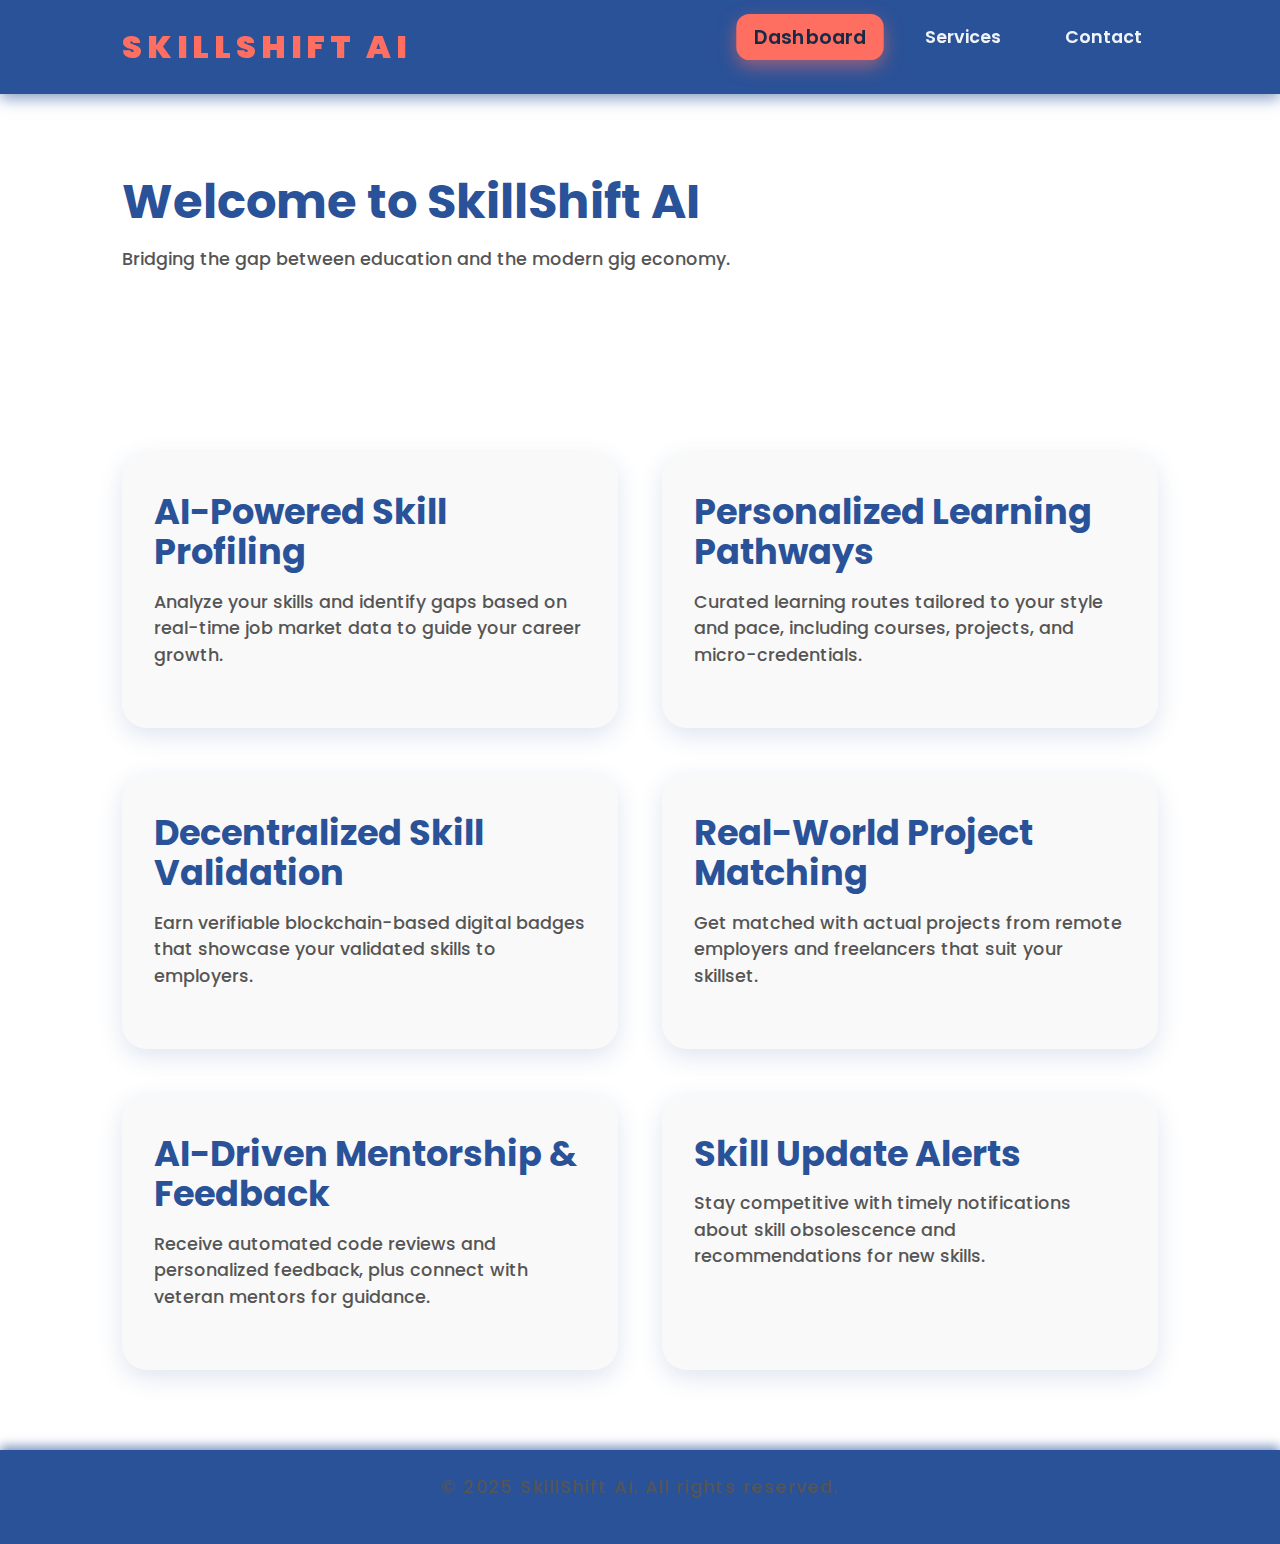
<file: index.html>
<!DOCTYPE html>
<html lang="en">
<head>
  <meta charset="UTF-8" />
  <meta name="viewport" content="width=device-width, initial-scale=1" />
  <title>Skillsssssssss - Dashboard</title>
  <link rel="stylesheet" href="styles.css" />
  <link href="https://fonts.googleapis.com/css2?family=Poppins:wght@300;500;700&display=swap" rel="stylesheet" />
</head>
<body>
  <header class="header">
    <div class="container header-container">
      <div class="logo">SkillShift AI</div>
      <nav class="nav">
        <ul class="nav-list">
          <li><a href="index.html" class="nav-link active">Dashboard</a></li>
          <li><a href="services.html" class="nav-link">Services</a></li>
          <li><a href="contact.html" class="nav-link">Contact</a></li>
        </ul>
      </nav>
    </div>
  </header>

  <main class="container main-content">
    <section class="page-header">
      <h1>Welcome to SkillShift AI</h1>
      <p class="subtitle">Bridging the gap between education and the modern gig economy.</p>
    </section>

    <section class="content grid-3">
      <article class="card">
        <h2>AI-Powered Skill Profiling</h2>
        <p>Analyze your skills and identify gaps based on real-time job market data to guide your career growth.</p>
      </article>

      <article class="card">
        <h2>Personalized Learning Pathways</h2>
        <p>Curated learning routes tailored to your style and pace, including courses, projects, and micro-credentials.</p>
      </article>

      <article class="card">
        <h2>Decentralized Skill Validation</h2>
        <p>Earn verifiable blockchain-based digital badges that showcase your validated skills to employers.</p>
      </article>

      <article class="card">
        <h2>Real-World Project Matching</h2>
        <p>Get matched with actual projects from remote employers and freelancers that suit your skillset.</p>
      </article>

      <article class="card">
        <h2>AI-Driven Mentorship & Feedback</h2>
        <p>Receive automated code reviews and personalized feedback, plus connect with veteran mentors for guidance.</p>
      </article>

      <article class="card">
        <h2>Skill Update Alerts</h2>
        <p>Stay competitive with timely notifications about skill obsolescence and recommendations for new skills.</p>
      </article>
    </section>
  </main>

  <footer class="footer">
    <div class="container footer-container">
      <p>&copy; 2025 SkillShift AI. All rights reserved.</p>
    </div>
  </footer>
</body>
</html>
</file>
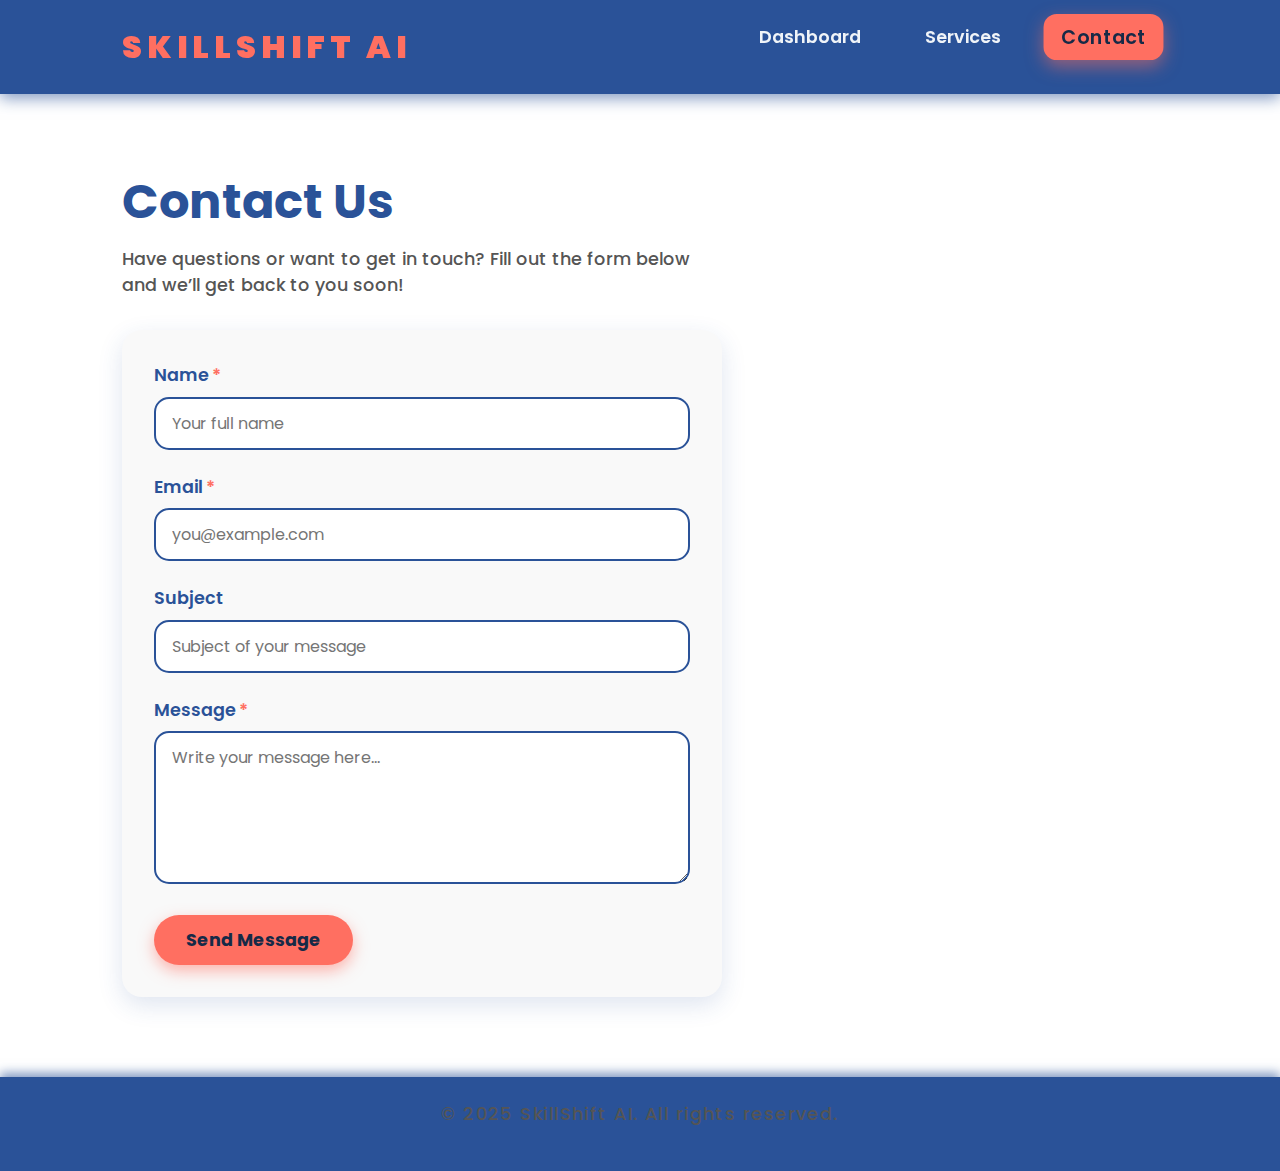
<file: contact.html>
<!DOCTYPE html>
<html lang="en">
<head>
  <meta charset="UTF-8" />
  <meta name="viewport" content="width=device-width, initial-scale=1" />
  <title>SkillShift AI - Contact Us</title>
  <link rel="stylesheet" href="styles.css" />
  <link href="https://fonts.googleapis.com/css2?family=Poppins:wght@300;500;700&display=swap" rel="stylesheet" />
</head>
<body>
  <header class="header">
    <div class="container header-container">
      <div class="logo">SkillShift AI</div>
      <nav class="nav">
        <ul class="nav-list">
          <li><a href="dashboard.html" class="nav-link">Dashboard</a></li>
          <li><a href="services.html" class="nav-link">Services</a></li>
          <li><a href="contact.html" class="nav-link active">Contact</a></li>
        </ul>
      </nav>
    </div>
  </header>

  <main class="container main-content">
    <section class="contact-section">
      <h1>Contact Us</h1>
      <p>Have questions or want to get in touch? Fill out the form below and we’ll get back to you soon!</p>

      <form class="contact-form" action="#" method="POST" novalidate>
        <label for="name">Name<span class="required">*</span></label>
        <input type="text" id="name" name="name" placeholder="Your full name" required />

        <label for="email">Email<span class="required">*</span></label>
        <input type="email" id="email" name="email" placeholder="you@example.com" required />

        <label for="subject">Subject</label>
        <input type="text" id="subject" name="subject" placeholder="Subject of your message" />

        <label for="message">Message<span class="required">*</span></label>
        <textarea id="message" name="message" rows="5" placeholder="Write your message here..." required></textarea>

        <button type="submit" class="btn">Send Message</button>
      </form>
    </section>
  </main>

  <footer class="footer">
    <div class="container footer-container">
      <p>&copy; 2025 SkillShift AI. All rights reserved.</p>
    </div>
  </footer>
</body>
</html>
</file>
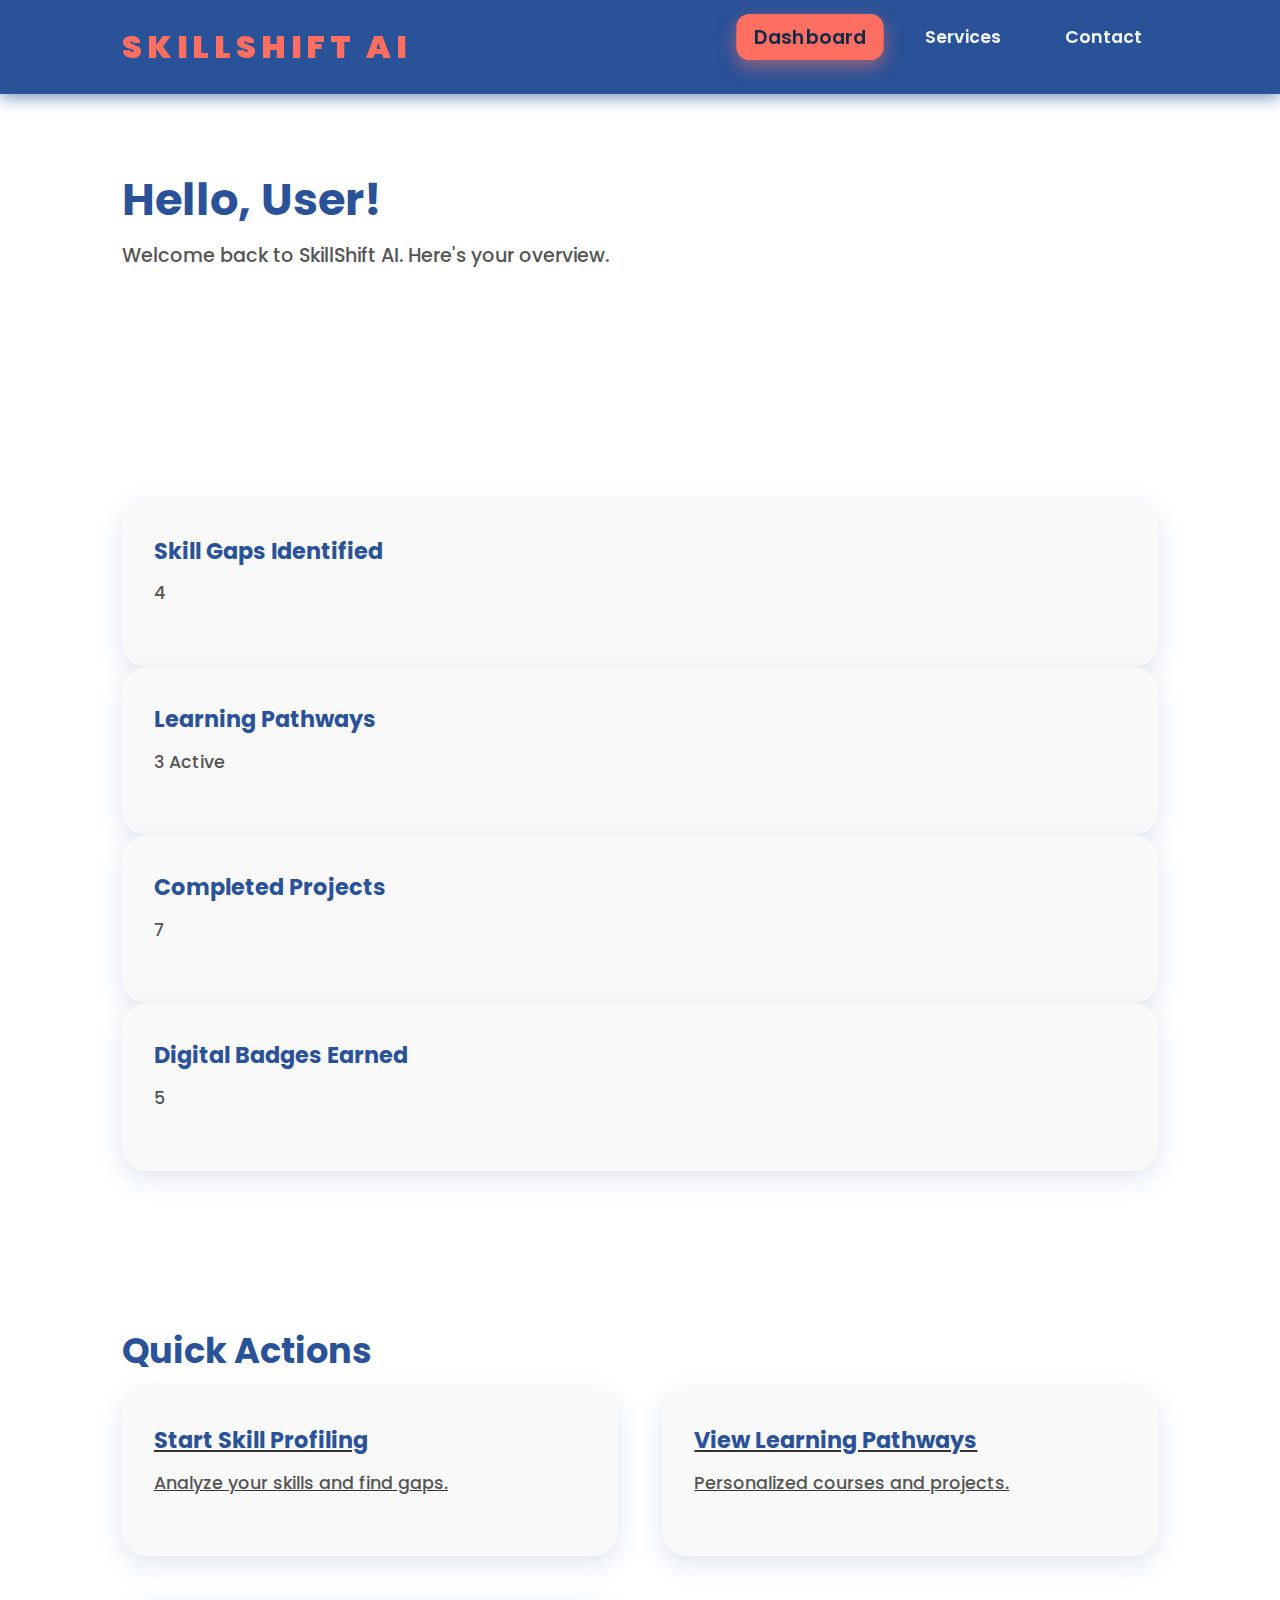
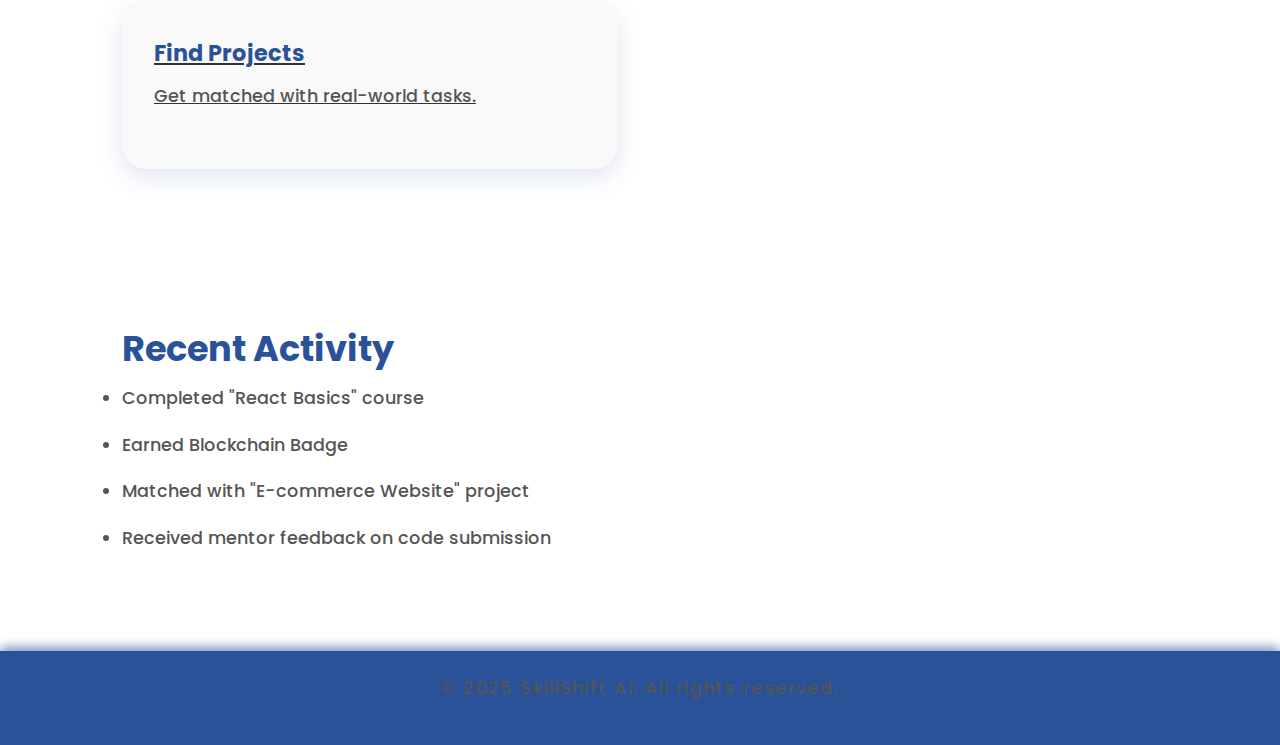
<file: dashboard.html>
<!DOCTYPE html>
<html lang="en">
<head>
  <meta charset="UTF-8" />
  <meta name="viewport" content="width=device-width, initial-scale=1" />
  <title>SkillShift AI - Dashboard</title>
  <link rel="stylesheet" href="styles.css" />
  <link href="https://fonts.googleapis.com/css2?family=Poppins:wght@300;500;700&display=swap" rel="stylesheet" />
</head>
<body>
  <header class="header">
    <div class="container header-container">
      <div class="logo">SkillShift AI</div>
      <nav class="nav">
        <ul class="nav-list">
          <li><a href="dashboard.html" class="nav-link active">Dashboard</a></li>
          <li><a href="services.html" class="nav-link">Services</a></li>
          <li><a href="contact.html" class="nav-link">Contact</a></li>
        </ul>
      </nav>
    </div>
  </header>

  <main class="container main-content">
    <section class="dashboard-welcome">
      <h1>Hello, User!</h1>
      <p>Welcome back to SkillShift AI. Here's your overview.</p>
    </section>

    <section class="dashboard-stats grid-4">
      <div class="card stat-card">
        <h3>Skill Gaps Identified</h3>
        <p class="stat-number">4</p>
      </div>
      <div class="card stat-card">
        <h3>Learning Pathways</h3>
        <p class="stat-number">3 Active</p>
      </div>
      <div class="card stat-card">
        <h3>Completed Projects</h3>
        <p class="stat-number">7</p>
      </div>
      <div class="card stat-card">
        <h3>Digital Badges Earned</h3>
        <p class="stat-number">5</p>
      </div>
    </section>

    <section class="quick-links">
      <h2>Quick Actions</h2>
      <div class="grid-3">
        <a href="services.html#profiling" class="card link-card">
          <h3>Start Skill Profiling</h3>
          <p>Analyze your skills and find gaps.</p>
        </a>
        <a href="services.html#learning" class="card link-card">
          <h3>View Learning Pathways</h3>
          <p>Personalized courses and projects.</p>
        </a>
        <a href="services.html#projects" class="card link-card">
          <h3>Find Projects</h3>
          <p>Get matched with real-world tasks.</p>
        </a>
      </div>
    </section>

    <section class="recent-activity">
      <h2>Recent Activity</h2>
      <ul class="activity-list">
        <li>Completed "React Basics" course</li>
        <li>Earned Blockchain Badge</li>
        <li>Matched with "E-commerce Website" project</li>
        <li>Received mentor feedback on code submission</li>
      </ul>
    </section>
  </main>

  <footer class="footer">
    <div class="container footer-container">
      <p>&copy; 2025 SkillShift AI. All rights reserved.</p>
    </div>
  </footer>
</body>
</html>
</file>
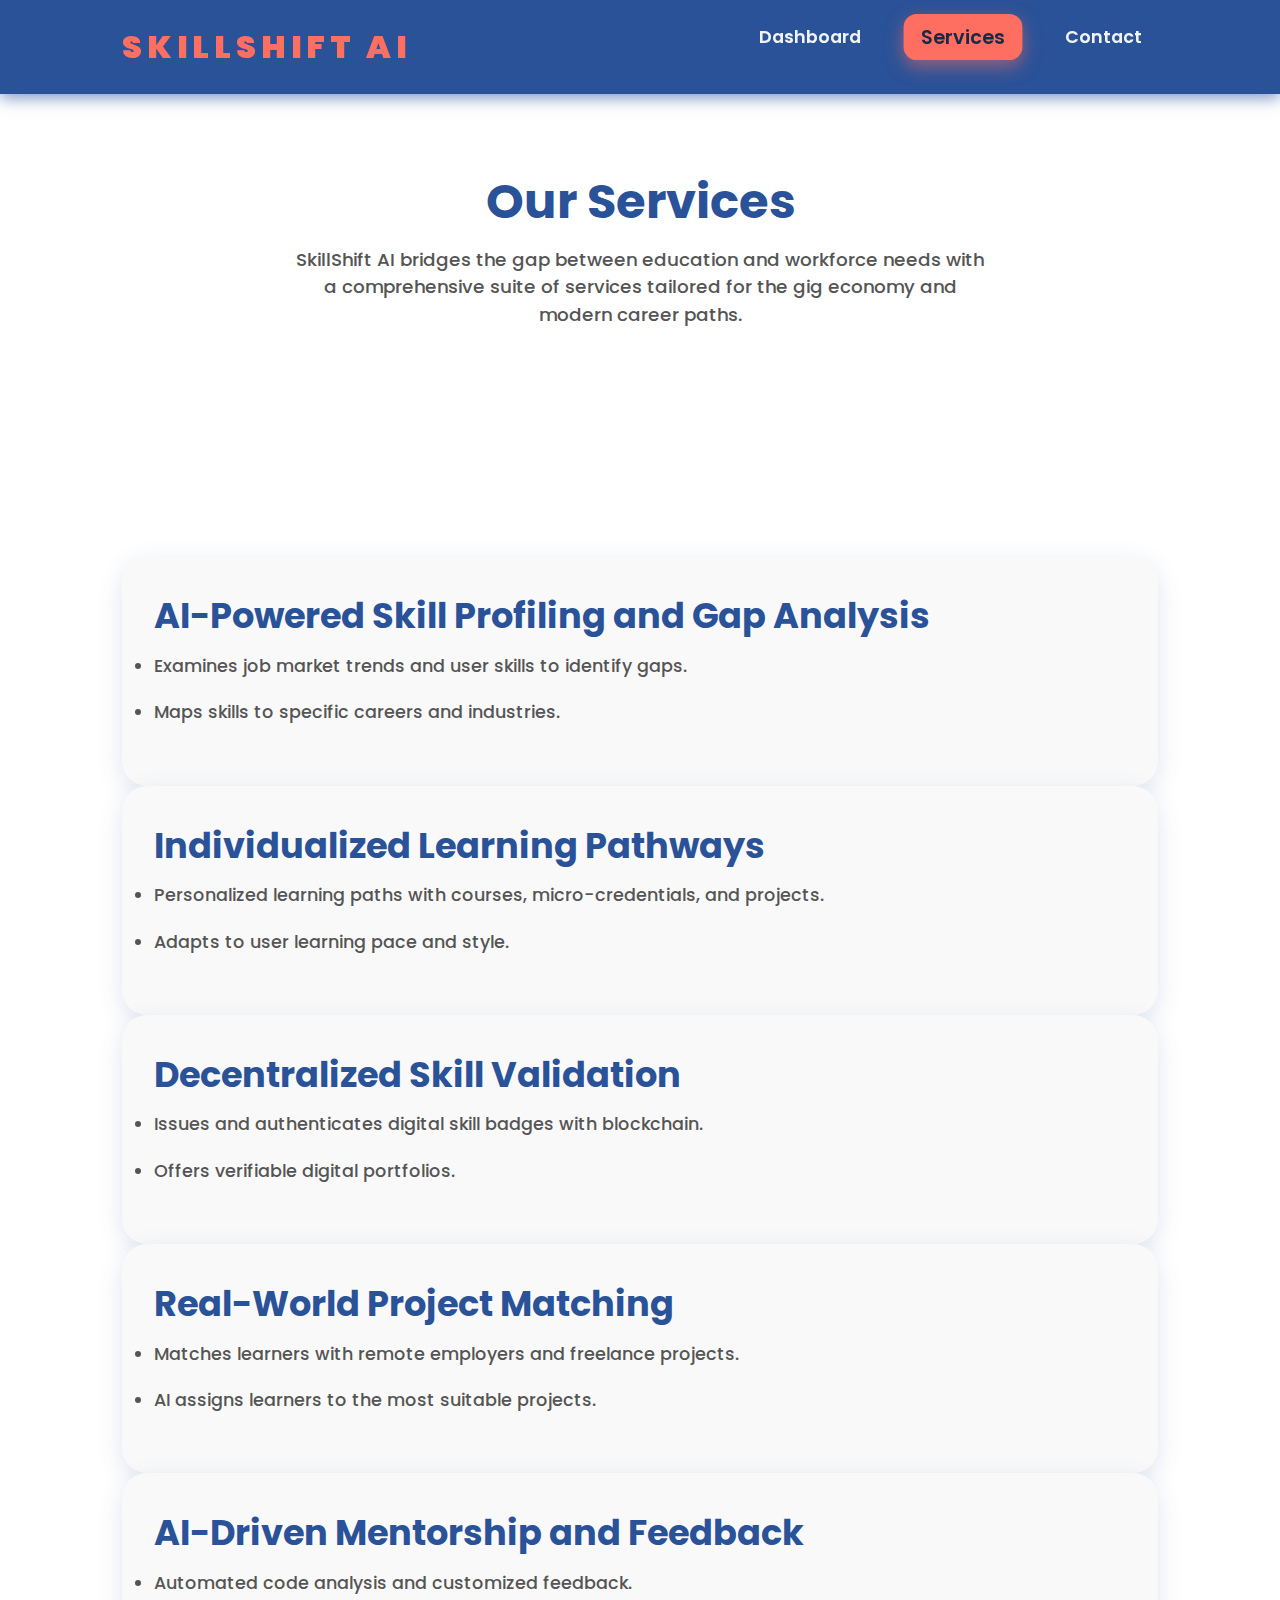
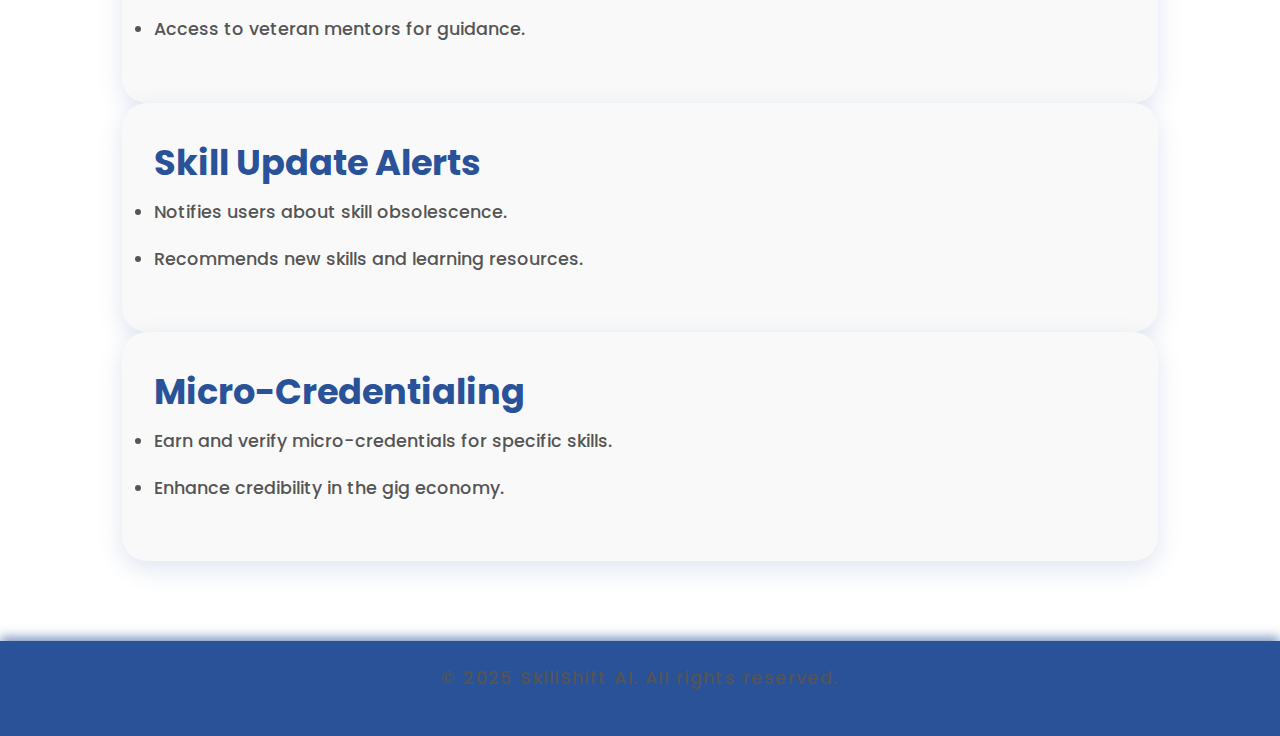
<file: services.html>
<!DOCTYPE html>
<html lang="en">
<head>
  <meta charset="UTF-8" />
  <meta name="viewport" content="width=device-width, initial-scale=1" />
  <title>SkillShift AI - Services</title>
  <link rel="stylesheet" href="styles.css" />
  <link href="https://fonts.googleapis.com/css2?family=Poppins:wght@300;500;700&display=swap" rel="stylesheet" />
</head>
<body>
  <header class="header">
    <div class="container header-container">
      <div class="logo">SkillShift AI</div>
      <nav class="nav">
        <ul class="nav-list">
          <li><a href="dashboard.html" class="nav-link">Dashboard</a></li>
          <li><a href="services.html" class="nav-link active">Services</a></li>
          <li><a href="contact.html" class="nav-link">Contact</a></li>
        </ul>
      </nav>
    </div>
  </header>

  <main class="container main-content">
    <section class="services-intro">
      <h1>Our Services</h1>
      <p>SkillShift AI bridges the gap between education and workforce needs with a comprehensive suite of services tailored for the gig economy and modern career paths.</p>
    </section>

    <section class="services-list grid-2">
      <article class="card service-card" id="profiling">
        <h2>AI-Powered Skill Profiling and Gap Analysis</h2>
        <ul>
          <li>Examines job market trends and user skills to identify gaps.</li>
          <li>Maps skills to specific careers and industries.</li>
        </ul>
      </article>

      <article class="card service-card" id="learning">
        <h2>Individualized Learning Pathways</h2>
        <ul>
          <li>Personalized learning paths with courses, micro-credentials, and projects.</li>
          <li>Adapts to user learning pace and style.</li>
        </ul>
      </article>

      <article class="card service-card" id="validation">
        <h2>Decentralized Skill Validation</h2>
        <ul>
          <li>Issues and authenticates digital skill badges with blockchain.</li>
          <li>Offers verifiable digital portfolios.</li>
        </ul>
      </article>

      <article class="card service-card" id="projects">
        <h2>Real-World Project Matching</h2>
        <ul>
          <li>Matches learners with remote employers and freelance projects.</li>
          <li>AI assigns learners to the most suitable projects.</li>
        </ul>
      </article>

      <article class="card service-card" id="mentorship">
        <h2>AI-Driven Mentorship and Feedback</h2>
        <ul>
          <li>Automated code analysis and customized feedback.</li>
          <li>Access to veteran mentors for guidance.</li>
        </ul>
      </article>

      <article class="card service-card" id="alerts">
        <h2>Skill Update Alerts</h2>
        <ul>
          <li>Notifies users about skill obsolescence.</li>
          <li>Recommends new skills and learning resources.</li>
        </ul>
      </article>

      <article class="card service-card" id="micro-credentials">
        <h2>Micro-Credentialing</h2>
        <ul>
          <li>Earn and verify micro-credentials for specific skills.</li>
          <li>Enhance credibility in the gig economy.</li>
        </ul>
      </article>
    </section>
  </main>

  <footer class="footer">
    <div class="container footer-container">
      <p>&copy; 2025 SkillShift AI. All rights reserved.</p>
    </div>
  </footer>
</body>
</html>
</file>
<file: styles.css>
/* === Import Google Fonts === */
@import url('https://fonts.googleapis.com/css2?family=Poppins:wght@300;500;700&display=swap');

/* === Reset & Base Styles === */
*,
*::before,
*::after {
  box-sizing: border-box;
}
body, h1, h2, h3, p, ul, li, label, input, textarea, button, nav, header, footer, main, section {
  margin: 0;
  padding: 0;
  font-family: 'Poppins', sans-serif;
}
body {
  background: #fff;
  color: #333;
  font-size: 16px;
  line-height: 1.5;
  min-height: 100vh;
  -webkit-font-smoothing: antialiased;
  -moz-osx-font-smoothing: grayscale;
  overflow-x: hidden;
}

/* === Container === */
.container {
  max-width: 1100px;
  margin: 0 auto;
  padding: 0 2rem;
}

/* === Header === */
header {
  background: #2a5298;
  padding: 1rem 0;
  box-shadow: 0 4px 15px rgba(42, 82, 152, 0.6);
  position: sticky;
  top: 0;
  z-index: 1000;
}
.header-container {
  display: flex;
  justify-content: space-between;
  align-items: center;
}
.logo {
  font-weight: 900;
  font-size: 2rem;
  color: #ff6f61;
  letter-spacing: 0.15em;
  text-transform: uppercase;
  user-select: none;
}
nav ul {
  list-style: none;
  display: flex;
  gap: 2rem;
}
nav ul li a {
  color: #f0f4f8;
  text-decoration: none;
  font-weight: 600;
  padding: 0.5rem 1rem;
  border-radius: 12px;
  transition: background 0.4s ease, color 0.4s ease;
  display: inline-block;
}
nav ul li a:hover,
nav ul li a.active {
  background: #ff6f61;
  color: #162a47;
  box-shadow: 0 6px 15px rgba(255, 111, 97, 0.5);
  transform: scale(1.1);
}

/* === Typography === */
h1, h2, h3 {
  font-weight: 700;
  color: #2a5298;
  line-height: 1.15;
  margin-bottom: 1rem;
}
h1 {
  font-size: 3rem;
}
h2 {
  font-size: 2.2rem;
}
h3 {
  font-size: 1.4rem;
}
p, li, label {
  color: #555;
  font-weight: 500;
  font-size: 1.1rem;
  margin-bottom: 1.25rem;
}

/* === Buttons === */
button,
.btn {
  background: #ff6f61;
  color: #162a47;
  border: none;
  padding: 0.75rem 2rem;
  border-radius: 30px;
  font-weight: 700;
  cursor: pointer;
  font-size: 1.1rem;
  box-shadow: 0 6px 15px rgba(255, 111, 97, 0.5);
  transition: transform 0.3s ease, box-shadow 0.3s ease;
  user-select: none;
}
button:hover,
.btn:hover {
  transform: translateY(-5px);
  box-shadow: 0 12px 25px rgba(255, 111, 97, 0.75);
}

/* === Sections === */
section {
  padding: 5rem 0;
}

/* === Grid Layout for Dashboard & Services === */
.grid-3 {
  display: grid;
  grid-template-columns: repeat(auto-fit, minmax(320px, 1fr));
  gap: 2.8rem;
}

/* === Cards === */
.card {
  background: #f9f9f9;
  border-radius: 25px;
  padding: 2.5rem 2rem;
  box-shadow: 0 8px 25px rgba(42, 82, 152, 0.15);
  color: #333;
  transition: transform 0.4s ease, box-shadow 0.4s ease;
  cursor: default;
}
.card:hover {
  transform: translateY(-15px) scale(1.05);
  box-shadow: 0 15px 45px 0 #ff6f61;
}

/* === Forms (Contact Page) === */
form {
  max-width: 600px;
  background: #f9f9f9;
  padding: 2rem;
  border-radius: 20px;
  box-shadow: 0 8px 25px rgba(42, 82, 152, 0.15);
}
label {
  display: block;
  font-weight: 600;
  margin-bottom: 0.5rem;
  color: #2a5298;
}
input[type="text"],
input[type="email"],
textarea {
  width: 100%;
  padding: 0.75rem 1rem;
  margin-bottom: 1.5rem;
  border: 2px solid #2a5298;
  border-radius: 15px;
  font-size: 1rem;
  font-family: inherit;
  resize: vertical;
  transition: border-color 0.3s ease;
}
input[type="text"]:focus,
input[type="email"]:focus,
textarea:focus {
  border-color: #ff6f61;
  outline: none;
}
.required {
  color: #ff6f61;
  margin-left: 3px;
}

/* === Footer === */
footer {
  background: #2a5298;
  padding: 1.5rem 0;
  color: #a1eafbcc;
  font-weight: 500;
  font-size: 0.9rem;
  text-align: center;
  letter-spacing: 0.1em;
  user-select: none;
  box-shadow: 0 -4px 10px rgba(42, 82, 152, 0.6);
}

/* === Specific index.html styles === */
.hero-section {
  background: linear-gradient(135deg, #1e3c72, #2a5298);
  color: #f0f4f8;
  padding: 7rem 2rem 5rem;
  border-radius: 20px;
  text-align: center;
  margin-bottom: 3rem;
  box-shadow: 0 12px 35px rgba(42, 82, 152, 0.6);
}
.hero-section h1 {
  font-size: 3.8rem;
  margin-bottom: 1rem;
  text-shadow: 0 4px 12px rgba(0,0,0,0.35);
}
.hero-section p {
  font-size: 1.3rem;
  max-width: 650px;
  margin: 0 auto 2.5rem;
  color: #cdd9e5cc;
}
.hero-section .btn {
  font-size: 1.25rem;
  padding: 1rem 3rem;
}

/* === Dashboard Specific === */
.dashboard-welcome {
  margin-bottom: 3rem;
}
.dashboard-welcome h1 {
  font-size: 2.8rem;
  color: #2a5298;
}
.dashboard-welcome p {
  font-size: 1.2rem;
  color: #555;
}

/* === Services Specific === */
.services-intro {
  text-align: center;
  max-width: 700px;
  margin: 0 auto 3rem;
}
.services-intro p {
  color: #555;
  font-size: 1.15rem;
}

/* === Contact Specific === */
.contact-section p {
  max-width: 600px;
  margin-bottom: 2rem;
  color: #555;
}

/* === Responsive === */
@media (max-width: 700px) {
  header .header-container {
    flex-direction: column;
    gap: 1rem;
  }
  nav ul {
    flex-wrap: wrap;
    justify-content: center;
  }
  h1 {
    font-size: 2.4rem;
  }
  section {
    padding: 3rem 1rem;
  }
  .card {
    padding: 2rem 1.5rem;
  }
  .hero-section {
    padding: 5rem 1.5rem 3rem;
    font-size: 1rem;
  }
}
</file>
